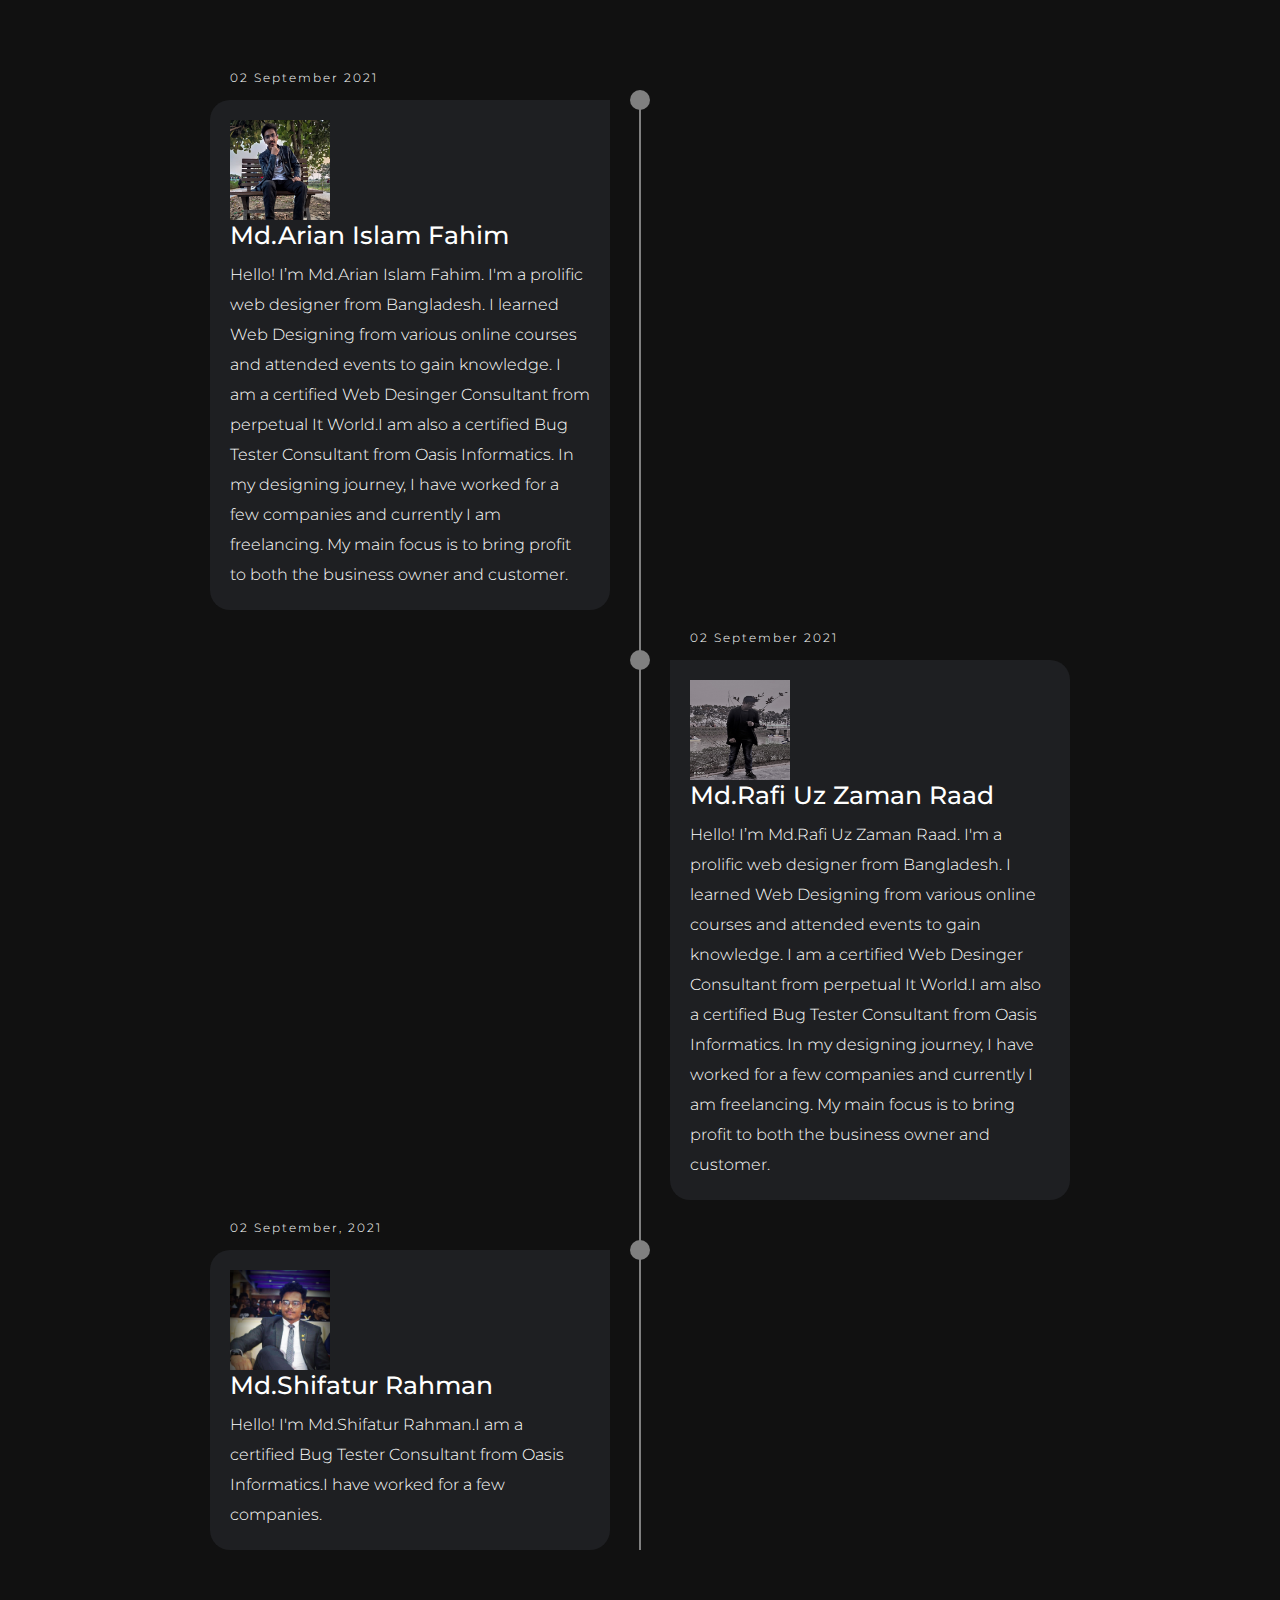
<file: images/Arian.html>
<DOCTYPE html>
    <html>
        <head>
            <meta charset="UTF-8">
            <meta name="viewport" content="width=device-width, initial-scale=1.0">
            <meta http-equiv="X-UA Compatibe" content="ie=edge">
            <title>Md.Arian</title>
            <link rel="stylesheet" href="raad.css">
            <link href="https://fonts.googleapis.com/css2?family=Architects+Daughter&display=swap" rel="stylesheet">
        </head>
        
    <body>

        <style>
            @import url("https://fonts.googleapis.com/css2?family=Montserrat:wght@300;500&display=swap");
* {
  margin: 0;
  padding: 0;
  box-sizing: border-box;
}
html {
  font-family: "Montserrat";
}
.container {
  min-height: 100vh;
  width: 100%;
  display: flex;
  align-items: center;
  justify-content: center;
  padding: 100px 0;
  background-color: #111;
}
.timeline {
  width: 80%;
  height: auto;
  max-width: 800px;
  margin: 0 auto;
  position: relative;
}

.timeline ul {
  list-style: none;
}
.timeline ul li {
  padding: 20px;
  background-color: #1e1f22;
  color: white;
  border-radius: 10px;
  margin-bottom: 20px;
}
.timeline ul li:last-child {
  margin-bottom: 0;
}
.timeline-content h1 {
  font-weight: 500;
  font-size: 25px;
  line-height: 30px;
  margin-bottom: 10px;
}
.timeline-content p {
  font-size: 16px;
  line-height: 30px;
  font-weight: 300;
}
.timeline-content .date {
  font-size: 12px;
  font-weight: 300;
  margin-bottom: 10px;
  letter-spacing: 2px;
}
@media only screen and (min-width: 768px) {
  .timeline:before {
    content: "";
    position: absolute;
    top: 0;
    left: 50%;
    transform: translateX(-50%);
    width: 2px;
    height: 100%;
    background-color: gray;
  }
  .timeline ul li {
    width: 50%;
    position: relative;
    margin-bottom: 50px;
  }
  .timeline ul li:nth-child(odd) {
    float: left;
    clear: right;
    transform: translateX(-30px);
    border-radius: 20px 0px 20px 20px;
  }
  .timeline ul li:nth-child(even) {
    float: right;
    clear: left;
    transform: translateX(30px);
    border-radius: 0px 20px 20px 20px;
  }
  .timeline ul li::before {
    content: "";
    position: absolute;
    height: 20px;
    width: 20px;
    border-radius: 50%;
    background-color: gray;
    top: 0px;
  }
  .timeline ul li:nth-child(odd)::before {
    transform: translate(50%, -50%);
    right: -30px;
  }
  .timeline ul li:nth-child(even)::before {
    transform: translate(-50%, -50%);
    left: -30px;
  }
  .timeline-content .date {
    position: absolute;
    top: -30px;
  }
  .timeline ul li:hover::before {
    background-color: aqua;
  }
}
        </style>
        <div class="container">
            <div class="timeline">
              <ul>
                <li>
                    <div class="timeline-content">
                        <img src="arian.jpg" width="100px" height="100px">
                      <h3 class="date">02 September 2021</h3>
                      <h1>Md.Arian Islam Fahim</h1>
                      <p> Hello! I’m Md.Arian Islam Fahim. I'm  a prolific web designer from Bangladesh. I learned Web Designing from various online courses and attended events to gain knowledge. I am a certified Web Desinger Consultant from perpetual It World.I am also a certified Bug Tester Consultant from Oasis Informatics. In my designing journey, I have worked for a few companies and currently I am freelancing. My main focus is to bring profit to both the business owner and customer.</p>
                    </div>
                  </li>
                <li>
                  <div class="timeline-content">
                      <img src="raad.jpg" width="100px" height="100px">
                    <h3 class="date">02 September 2021</h3>
                    <h1>Md.Rafi Uz Zaman Raad</h1>
                    <p> Hello! I’m Md.Rafi Uz Zaman Raad. I'm  a prolific web designer from Bangladesh. I learned Web Designing from various online courses and attended events to gain knowledge. I am a certified Web Desinger Consultant from perpetual It World.I am also a certified Bug Tester Consultant from Oasis Informatics. In my designing journey, I have worked for a few companies and currently I am freelancing. My main focus is to bring profit to both the business owner and customer.</p>
                  </div>
                </li>
                <li>
                    <div class="timeline-content">
                        <img src="upom.jpg" width="100px" height="100px">
                      <h3 class="date">02 September, 2021</h3>
                      <h1>Md.Shifatur Rahman</h1>
                      <p>Hello! I'm Md.Shifatur Rahman.I am a certified Bug Tester Consultant from Oasis Informatics.I have worked for a few companies.</p>
                    </div>
                  </li>
            </div>
    
          </div>
    </body>
    </html>
</file>
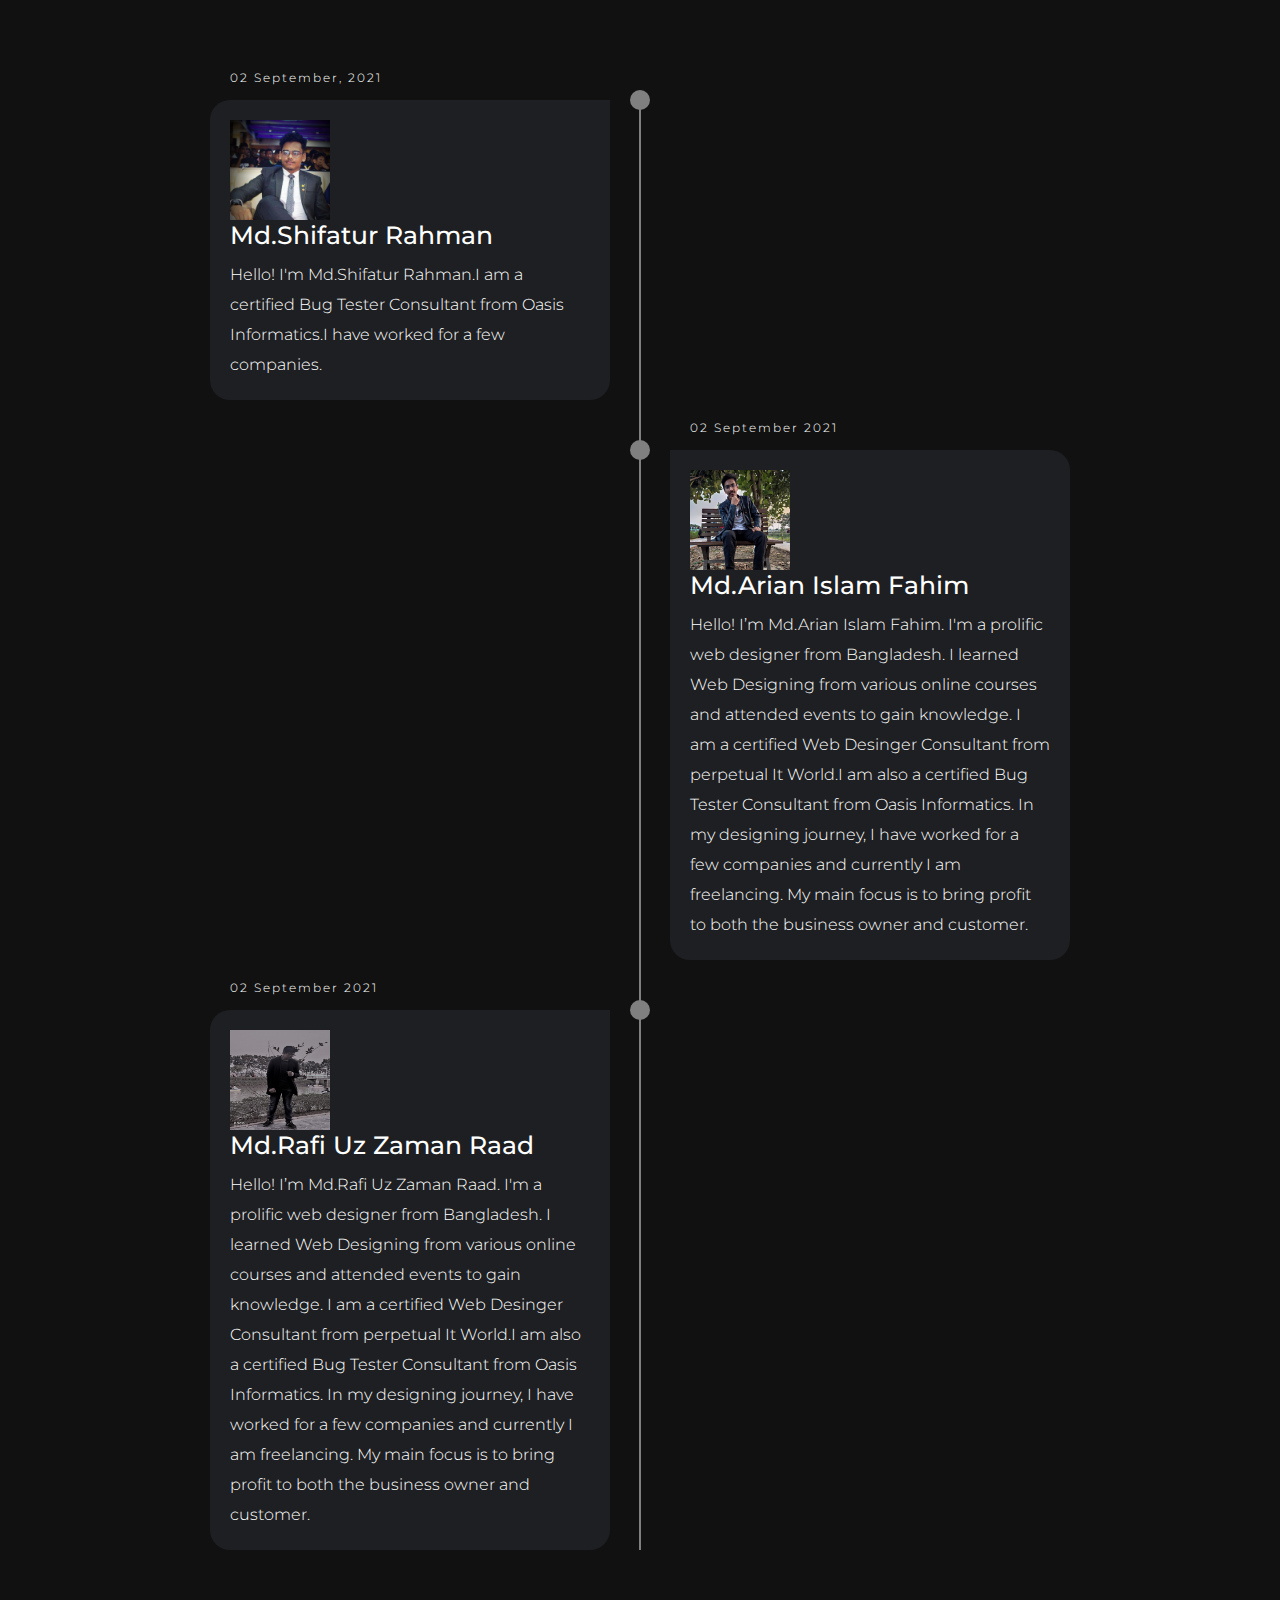
<file: images/Md.Shifatur Rahman.html>
<DOCTYPE html>
    <html>
        <head>
            <meta charset="UTF-8">
            <meta name="viewport" content="width=device-width, initial-scale=1.0">
            <meta http-equiv="X-UA Compatibe" content="ie=edge">
            <title>Md.Shifatur Rahman</title>
            <link rel="stylesheet" href="raad.css">
            <link href="https://fonts.googleapis.com/css2?family=Architects+Daughter&display=swap" rel="stylesheet">
        </head>
        
    <body>
        <div class="container">
            <div class="timeline">
              <ul>
               
                <li>
                    <div class="timeline-content">
                        <img src="upom.jpg" width="100px" height="100px">
                      <h3 class="date">02 September, 2021</h3>
                      <h1>Md.Shifatur Rahman</h1>
                      <p>Hello! I'm Md.Shifatur Rahman.I am a certified Bug Tester Consultant from Oasis Informatics.I have worked for a few companies.</p>
                    </div>
                  </li>
                  <li>
                    <div class="timeline-content">
                        <img src="arian.jpg" width="100px" height="100px">
                      <h3 class="date">02 September 2021</h3>
                      <h1>Md.Arian Islam Fahim</h1>
                      <p> Hello! I’m Md.Arian Islam Fahim. I'm  a prolific web designer from Bangladesh. I learned Web Designing from various online courses and attended events to gain knowledge. I am a certified Web Desinger Consultant from perpetual It World.I am also a certified Bug Tester Consultant from Oasis Informatics. In my designing journey, I have worked for a few companies and currently I am freelancing. My main focus is to bring profit to both the business owner and customer.</p>
                    </div>
                  </li>

                <li>
                  <div class="timeline-content">
                      <img src="raad.jpg" width="100px" height="100px">
                    <h3 class="date">02 September 2021</h3>
                    <h1>Md.Rafi Uz Zaman Raad</h1>
                    <p> Hello! I’m Md.Rafi Uz Zaman Raad. I'm  a prolific web designer from Bangladesh. I learned Web Designing from various online courses and attended events to gain knowledge. I am a certified Web Desinger Consultant from perpetual It World.I am also a certified Bug Tester Consultant from Oasis Informatics. In my designing journey, I have worked for a few companies and currently I am freelancing. My main focus is to bring profit to both the business owner and customer.</p>
                  </div>
                </li>
               
            </div>
    
          </div>
    </body>
    </html>
</file>
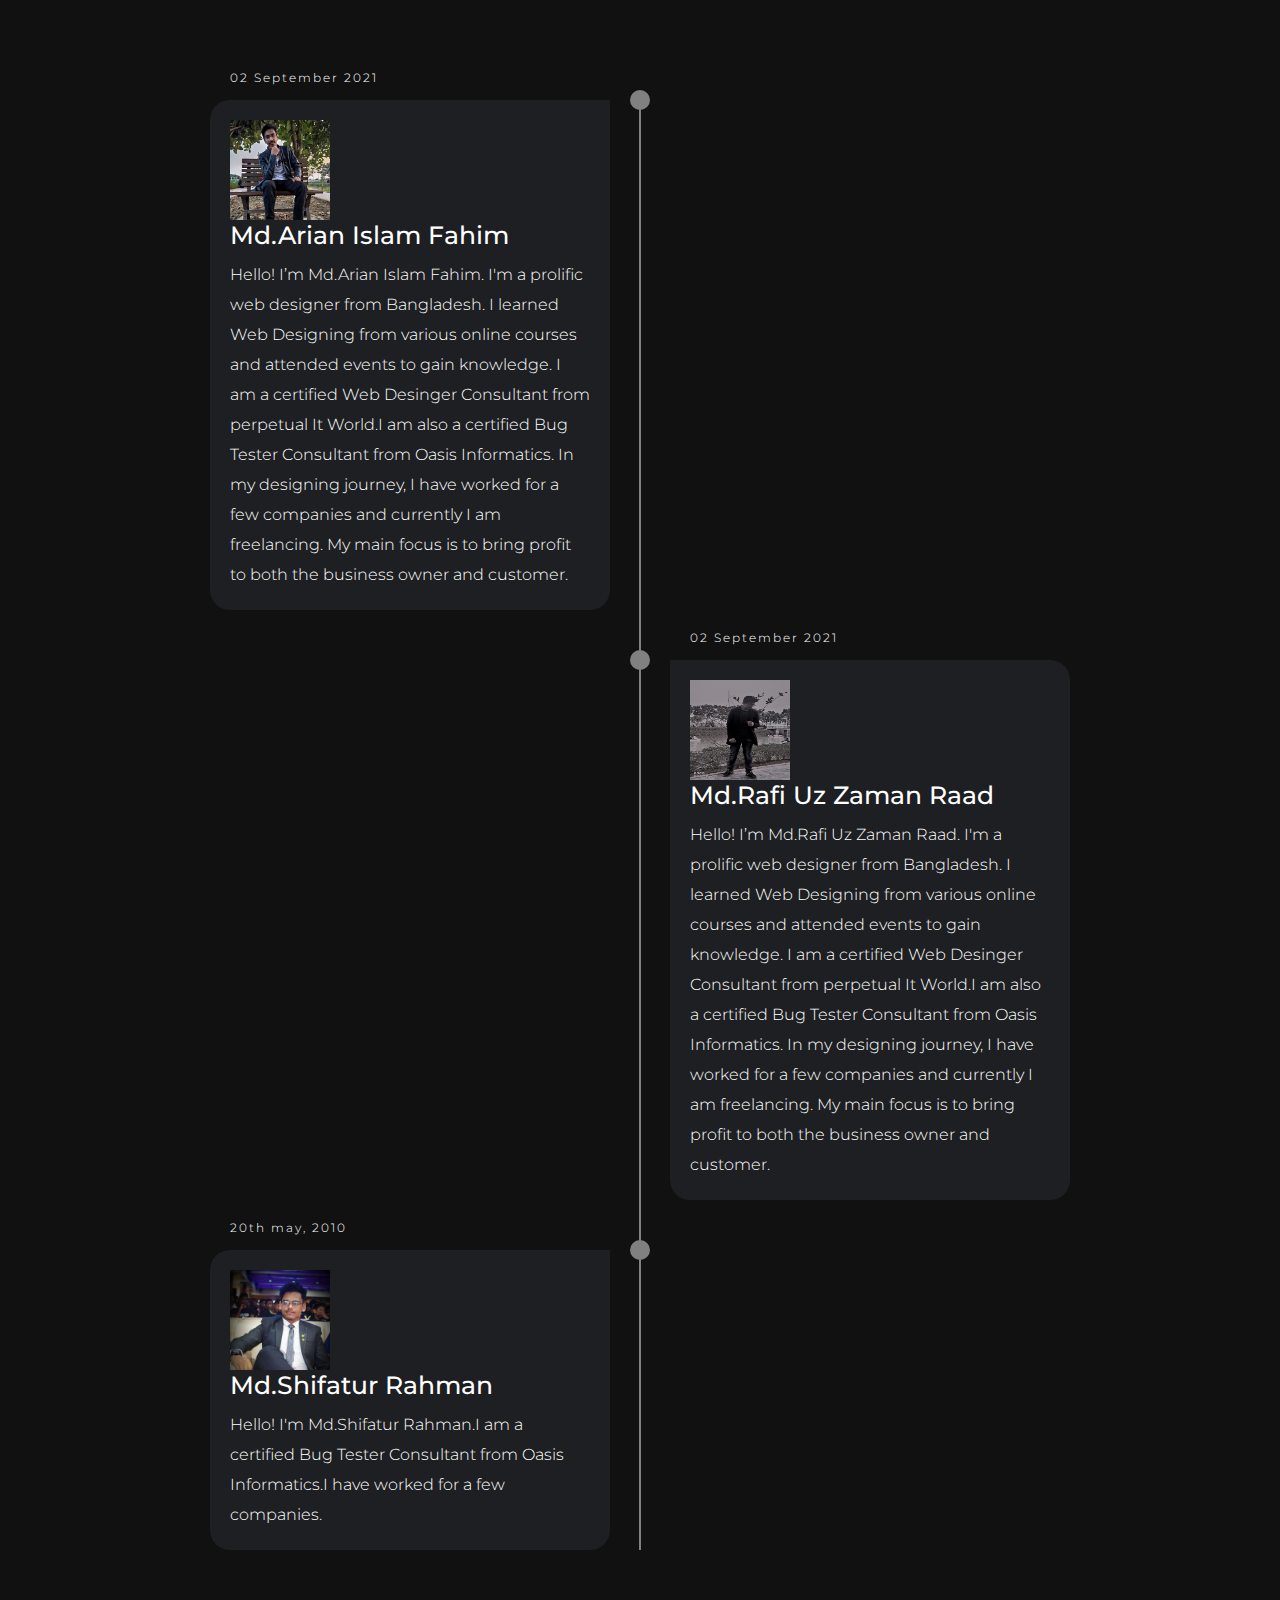
<file: images/raad.html>
<DOCTYPE html>
<html>
    <head>
        <meta charset="UTF-8">
        <meta name="viewport" content="width=device-width, initial-scale=1.0">
        <meta http-equiv="X-UA Compatibe" content="ie=edge">
        <title>Md.Rafi Uz Zaman Raad</title>
        <link rel="stylesheet" href="raad.css">
        <link href="https://fonts.googleapis.com/css2?family=Architects+Daughter&display=swap" rel="stylesheet">
    </head>
    
<body>
    <div class="container">
        <div class="timeline">
          <ul>
            <li>
              <div class="timeline-content">
                  <img src="arian.jpg" width="100px" height="100px">
                <h3 class="date">02 September 2021</h3>
                <h1>Md.Arian Islam Fahim</h1>
                <p> Hello! I’m Md.Arian Islam Fahim. I'm  a prolific web designer from Bangladesh. I learned Web Designing from various online courses and attended events to gain knowledge. I am a certified Web Desinger Consultant from perpetual It World.I am also a certified Bug Tester Consultant from Oasis Informatics. In my designing journey, I have worked for a few companies and currently I am freelancing. My main focus is to bring profit to both the business owner and customer.</p>
              </div>
            </li>
            <li>
              <div class="timeline-content">
                  <img src="raad.jpg" width="100px" height="100px">
                <h3 class="date">02 September 2021</h3>
                <h1>Md.Rafi Uz Zaman Raad</h1>
                <p> Hello! I’m Md.Rafi Uz Zaman Raad. I'm  a prolific web designer from Bangladesh. I learned Web Designing from various online courses and attended events to gain knowledge. I am a certified Web Desinger Consultant from perpetual It World.I am also a certified Bug Tester Consultant from Oasis Informatics. In my designing journey, I have worked for a few companies and currently I am freelancing. My main focus is to bring profit to both the business owner and customer.</p>
              </div>
            </li>
            <li>
                <div class="timeline-content">
                    <img src="upom.jpg" width="100px" height="100px">
                  <h3 class="date">20th may, 2010</h3>
                  <h1>Md.Shifatur Rahman</h1>
                  <p>Hello! I'm Md.Shifatur Rahman.I am a certified Bug Tester Consultant from Oasis Informatics.I have worked for a few companies.</p>
                </div>
              </li>
        </div>

      </div>
</body>
</html>
</file>
<file: images/raad.css>
@import url("https://fonts.googleapis.com/css2?family=Montserrat:wght@300;500&display=swap");
* {
  margin: 0;
  padding: 0;
  box-sizing: border-box;
}
html {
  font-family: "Montserrat";
}
.container {
  min-height: 100vh;
  width: 100%;
  display: flex;
  align-items: center;
  justify-content: center;
  padding: 100px 0;
  background-color: #111;
}
.timeline {
  width: 80%;
  height: auto;
  max-width: 800px;
  margin: 0 auto;
  position: relative;
}

.timeline ul {
  list-style: none;
}
.timeline ul li {
  padding: 20px;
  background-color: #1e1f22;
  color: white;
  border-radius: 10px;
  margin-bottom: 20px;
}
.timeline ul li:last-child {
  margin-bottom: 0;
}
.timeline-content h1 {
  font-weight: 500;
  font-size: 25px;
  line-height: 30px;
  margin-bottom: 10px;
}
.timeline-content p {
  font-size: 16px;
  line-height: 30px;
  font-weight: 300;
}
.timeline-content .date {
  font-size: 12px;
  font-weight: 300;
  margin-bottom: 10px;
  letter-spacing: 2px;
}
@media only screen and (min-width: 768px) {
  .timeline:before {
    content: "";
    position: absolute;
    top: 0;
    left: 50%;
    transform: translateX(-50%);
    width: 2px;
    height: 100%;
    background-color: gray;
  }
  .timeline ul li {
    width: 50%;
    position: relative;
    margin-bottom: 50px;
  }
  .timeline ul li:nth-child(odd) {
    float: left;
    clear: right;
    transform: translateX(-30px);
    border-radius: 20px 0px 20px 20px;
  }
  .timeline ul li:nth-child(even) {
    float: right;
    clear: left;
    transform: translateX(30px);
    border-radius: 0px 20px 20px 20px;
  }
  .timeline ul li::before {
    content: "";
    position: absolute;
    height: 20px;
    width: 20px;
    border-radius: 50%;
    background-color: gray;
    top: 0px;
  }
  .timeline ul li:nth-child(odd)::before {
    transform: translate(50%, -50%);
    right: -30px;
  }
  .timeline ul li:nth-child(even)::before {
    transform: translate(-50%, -50%);
    left: -30px;
  }
  .timeline-content .date {
    position: absolute;
    top: -30px;
  }
  .timeline ul li:hover::before {
    background-color: aqua;
  }
}
</file>
